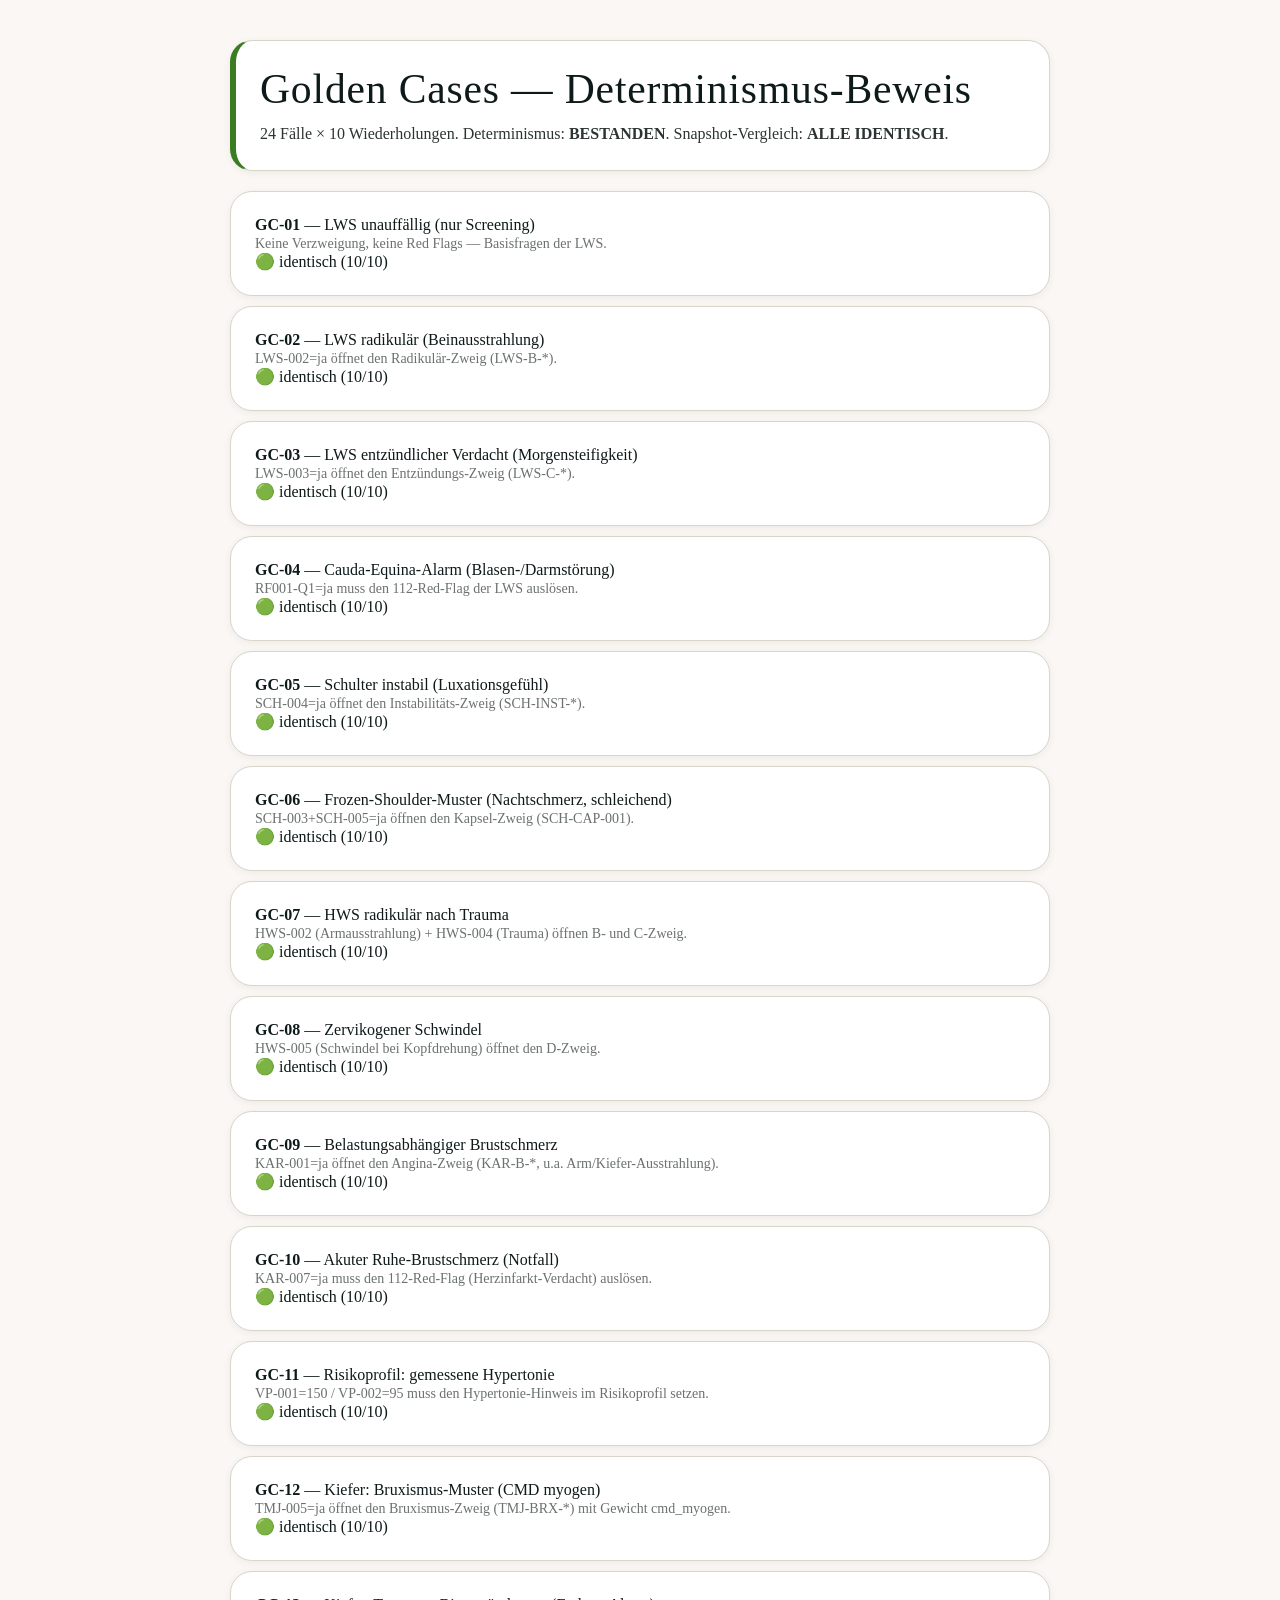
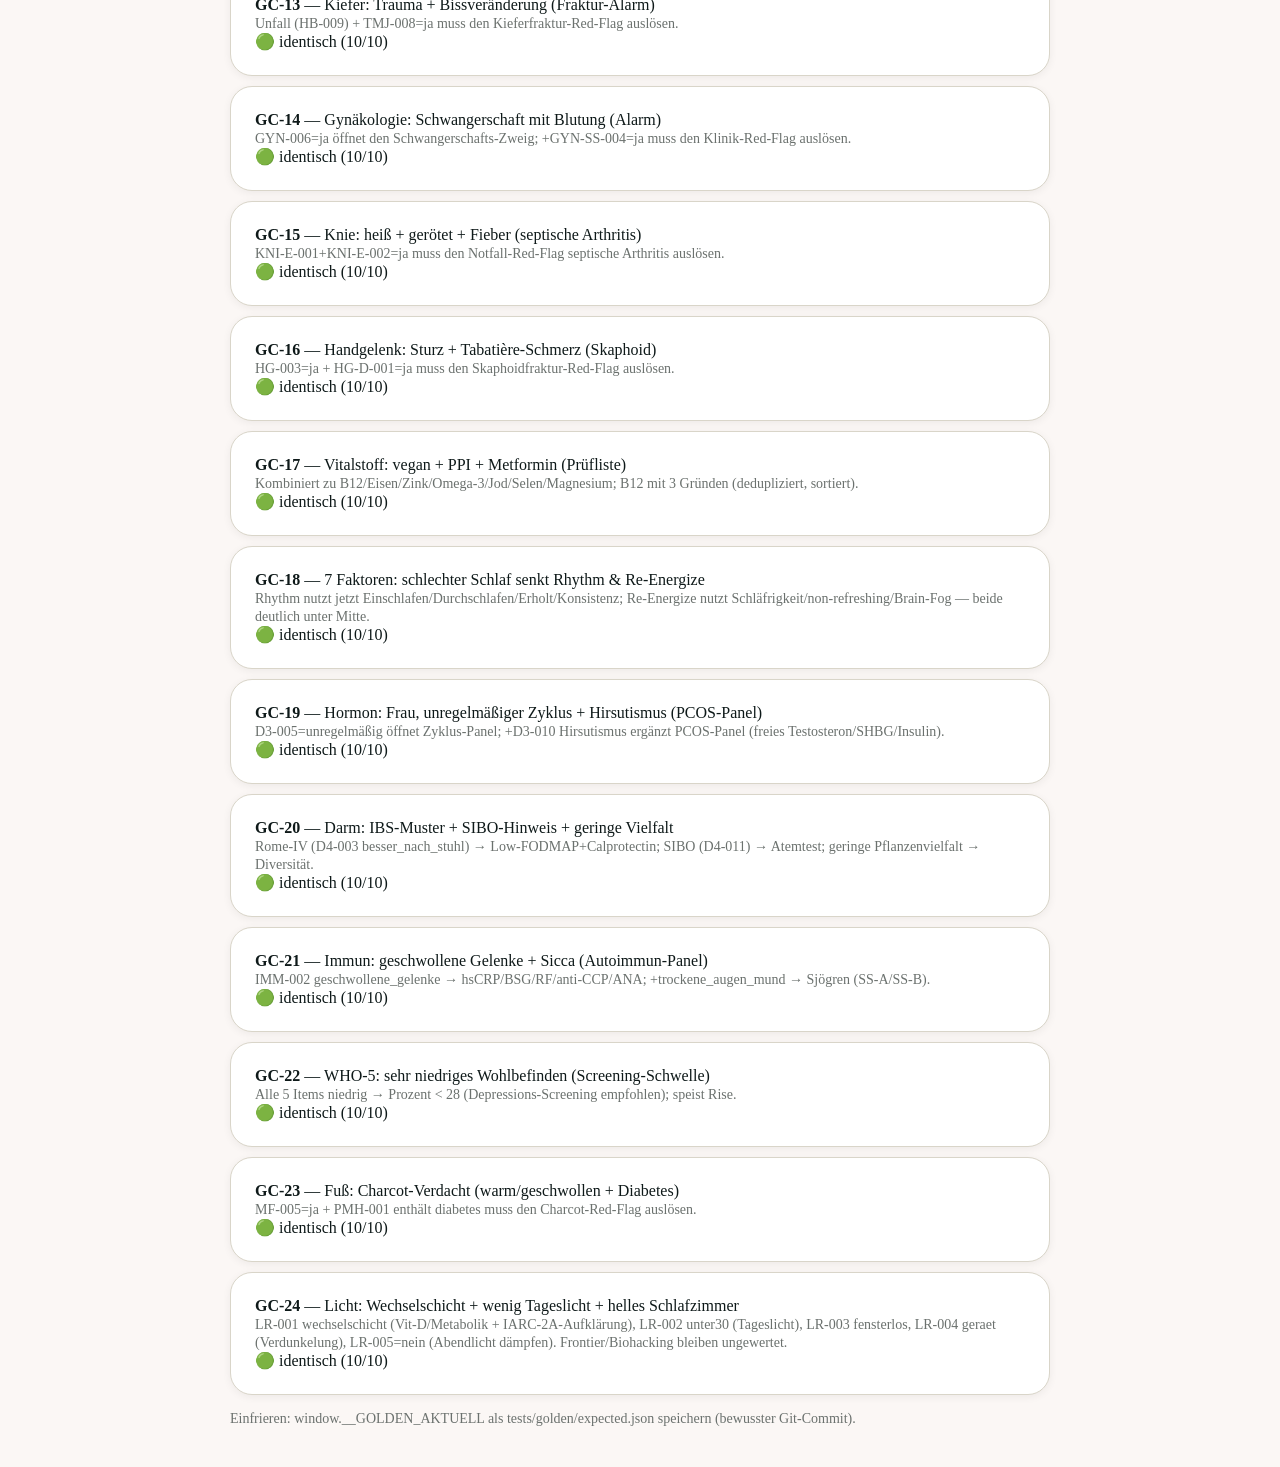
<file: tests/golden.html>
<!DOCTYPE html>
<html lang="de">
<head>
<meta charset="UTF-8">
<meta name="viewport" content="width=device-width, initial-scale=1.0">
<title>Golden Cases — Lindebergs OS</title>
<link rel="stylesheet" href="../styles/tokens.css">
<link rel="stylesheet" href="../styles/layout.css">
<link rel="stylesheet" href="../styles/components.css">
</head>
<body>
<div id="golden"></div>
<script type="module">
  import { renderGolden } from "../app/golden-runner.js";
  renderGolden(document.getElementById("golden"));
</script>
</body>
</html>
</file>
<file: styles/tokens.css>
/**
 * LINDEBERGS OS — Design Tokens
 * "Nordic Health Luxury" — portiert aus dem offiziellen Lindebergs Design
 * System (claude.ai/design „Lindebergs Design System", tokens/*, Quelle:
 * Corporate-Design-Guide Hallo.pdf).
 *
 * Offizielle Palette (verbindlich, 5 Farben):
 *   #0E1919 ink · #748B74 sage (DER Akzent) · #E7E4DA bone ·
 *   #FBF7F5 cloud · #312F2C charcoal
 * Typografie: MARCELLUS (Display/Headings, Caps, weit gesperrt) +
 * CARDO (Fließtext). Formsprache: architektonisch-ruhig, Pill-Buttons,
 * diffuse Schatten wie nordisches Licht.
 *
 * WICHTIG: Die alten Token-NAMEN bleiben erhalten (forest/camel/terracotta …),
 * damit kein Bestandscode bricht — sie sind auf die offizielle Palette
 * gemappt. Neue Arbeit nutzt direkt ink/sage/bone/cloud.
 *
 * BEWUSSTE ABWEICHUNG: Das Design System kennt keine Statusfarben (Sage ist
 * das einzige Signal). Für klinische Sicherheit (Red Flags, Notfall-Overlay,
 * Gesundheitskonto Rot→Gelb→Grün) behalten wir Rot/Gelb/Grün — Patienten-
 * sicherheit vor Markenpurismus.
 */

:root {
  /* ── Offizielle Palette (locked) ─────────────────────── */
  --color-ink: #0E1919;
  --color-sage: #748B74;
  --color-bone: #E7E4DA;
  --color-cloud: #FBF7F5;
  --color-charcoal: #312F2C;

  /* Abgeleitete Skalen (aus dem Design System) */
  --color-ink-raised: #16221E;
  --color-ink-deep: #081210;
  --color-sage-light: #98AC97;
  --color-sage-pale: #DBE2D6;
  --color-sage-deep: #50654E;
  --color-bone-deep: #D6D2C6;
  --color-sage-100: #DBE2D6; /* Alias für Chip-Hintergründe */

  /* ── Legacy-Namen → offizielle Palette (nicht neu verwenden) ── */
  --color-forest-900: var(--color-ink-deep);
  --color-forest-800: var(--color-ink);        /* Headings */
  --color-forest-700: #1A2A2A;                 /* Hover-Dunkel */
  --color-forest-600: var(--color-charcoal);
  --color-forest-500: var(--color-sage-deep);  /* Auswahl/Callouts */
  --color-forest-400: var(--color-sage);
  --color-camel: #6B716E;                      /* Labels → gedämpft */
  --color-taupe: #6B716E;
  --color-sage-tint: var(--color-sage-pale);
  --color-terracotta: var(--color-sage-deep);  /* Abschnitts-Marker */

  /* Semantische Kurzformen (von Inline-Styles genutzt) */
  --color-primary: var(--color-ink);
  --color-secondary: #6B716E;
  --accent: var(--color-sage);
  --accent-hover: #849A83;
  --accent-press: var(--color-sage-deep);
  --focus-ring: rgba(116, 139, 116, 0.45);

  /* ── Status (klinisch — bewusste Abweichung, s.o.) ───── */
  --color-status-red: #C4573F;
  --color-status-yellow: #D9A63C;
  --color-status-green: #4EA72E;

  /* ── Oberflächen (Cloud-Grund, weiße Karten, Bone-Akzente) ── */
  --color-bg: var(--color-cloud);
  --color-surface: #FFFFFF;
  --color-surface-sunken: #F0EDE4;
  --color-border: #D9D5C9;

  /* ── Text ────────────────────────────────────────────── */
  --color-text-primary: var(--color-ink);
  --color-text-secondary: #2C3433;
  --color-text-muted: #6B716E;
  --color-text-on-forest: var(--color-bone);

  /* ── Semantik / Alerts ───────────────────────────────── */
  --color-danger: #B3261E;
  --color-danger-bg: #FBECEA;
  --color-warning-bg: #FCF3E3;

  /* ── Typografie — zwei Serifen, keine Sans ───────────── */
  --font-display: "Marcellus", "Cormorant Garamond", Georgia, serif;
  --font-display-sc: "Marcellus SC", "Marcellus", Georgia, serif;
  --font-family: "Cardo", "Iowan Old Style", Georgia, "Times New Roman", serif;

  /* Beide Schriften sind Ein-Gewicht-Serifen: 400 (+ Cardo Bold 700).
     Legacy-Gewichte bleiben als Namen erhalten, zeigen aber auf 400/700. */
  --weight-hairline: 400;
  --weight-ultralight: 400;
  --weight-light: 400;
  --weight-regular: 400;
  --weight-medium: 400;
  --weight-semibold: 700;

  --tracking-label: 0.18em;   /* Eyebrows/Overlines — die Lindebergs-Sperrung */
  --tracking-wide: 0.08em;
  --tracking-widest: 0.34em;  /* Wordmark */
  --tracking-tight: -0.01em;

  --text-display: 2.6rem;
  --text-h1: 1.75rem;
  --text-h2: 1.375rem;
  --text-h3: 1.125rem;
  --text-body: 1rem;
  --text-small: 0.875rem;
  --text-label: 0.72rem;

  /* ── Radii — architektonisch, nicht bubbly ───────────── */
  --radius-sm: 8px;
  --radius-md: 14px;
  --radius-lg: 22px;
  --radius-pill: 999px;

  --space-1: 4px;
  --space-2: 8px;
  --space-3: 12px;
  --space-4: 16px;
  --space-5: 24px;
  --space-6: 32px;
  --space-7: 48px;
  --space-8: 64px;

  /* ── Schatten — diffus, warm, wie nordisches Licht ───── */
  --shadow-soft: 0 2px 8px rgba(14, 25, 25, 0.06);
  --shadow-lift: 0 10px 30px -12px rgba(14, 25, 25, 0.18);
  --shadow-sage: 0 18px 40px -16px rgba(81, 102, 79, 0.42);

  /* ── Motion — ruhig, nie bouncy ──────────────────────── */
  --ease-out: cubic-bezier(0.16, 1, 0.3, 1);
  --dur-fast: 160ms;
  --dur-base: 320ms;

  --max-width: 720px;
}

/* ── Dark Theme — die Ink-Welt des Design Systems ───────── */
@media (prefers-color-scheme: dark) {
  :root {
    --color-bg: var(--color-ink);
    --color-surface: var(--color-ink-raised);
    --color-surface-sunken: #1B2723;
    --color-border: #2A342F;
    --color-danger-bg: #35130F;
    --color-warning-bg: #33270D;
    --color-text-primary: var(--color-cloud);
    --color-text-secondary: var(--color-bone);
    --color-text-muted: #9AA39A;
    --color-primary: var(--color-cloud);
    --color-secondary: #9AA39A;
    --color-camel: #9AA39A;
    --color-taupe: #9AA39A;
    --color-sage-tint: #1F2A22;
    --color-sage-100: #1F2A22;
    /* Legacy-Heading-/Auswahl-Aliase in der Ink-Welt hell schalten */
    --color-forest-800: var(--color-cloud);
    --color-forest-700: var(--color-sage-light);
    --color-forest-500: var(--color-sage);
  }
}

:root[data-theme="dark"] {
  --color-bg: var(--color-ink);
  --color-surface: var(--color-ink-raised);
  --color-surface-sunken: #1B2723;
  --color-border: #2A342F;
  --color-danger-bg: #35130F;
  --color-warning-bg: #33270D;
  --color-text-primary: var(--color-cloud);
  --color-text-secondary: var(--color-bone);
  --color-text-muted: #9AA39A;
  --color-primary: var(--color-cloud);
  --color-secondary: #9AA39A;
  --color-camel: #9AA39A;
  --color-taupe: #9AA39A;
  --color-sage-tint: #1F2A22;
  --color-sage-100: #1F2A22;
  /* Legacy-Heading-/Auswahl-Aliase in der Ink-Welt hell schalten */
  --color-forest-800: var(--color-cloud);
  --color-forest-700: var(--color-sage-light);
  --color-forest-500: var(--color-sage);
}

:root[data-theme="light"] {
  --color-bg: var(--color-cloud);
  --color-surface: #FFFFFF;
  --color-surface-sunken: #F0EDE4;
  --color-border: #D9D5C9;
  --color-danger-bg: #FBECEA;
  --color-warning-bg: #FCF3E3;
  --color-text-primary: var(--color-ink);
  --color-text-secondary: #2C3433;
  --color-text-muted: #6B716E;
  --color-primary: var(--color-ink);
  --color-secondary: #6B716E;
  --color-camel: #6B716E;
  --color-taupe: #6B716E;
  --color-sage-tint: var(--color-sage-pale);
  --color-sage-100: var(--color-sage-pale);
  --color-forest-800: var(--color-ink);
  --color-forest-700: #1A2A2A;
  --color-forest-500: var(--color-sage-deep);
}
</file>
<file: styles/layout.css>
/**
 * LINDEBERGS OS — Layout
 * Mobile-first, ruhiges Grid, viel Weißraum.
 */

* { box-sizing: border-box; }

html, body {
  margin: 0;
  padding: 0;
  background: var(--color-bg);
  color: var(--color-text-primary);
  font-family: var(--font-family);
  font-weight: var(--weight-light);
  -webkit-font-smoothing: antialiased;
}

#app {
  min-height: 100vh;
  display: flex;
  flex-direction: column;
}

.app-shell {
  display: flex;
  flex: 1;
  min-height: 100vh;
}

/* ── Sidebar (Desktop) — die Ink-Welt des Design Systems ─────
   Das tiefe Dunkelgrün als ständige Markenfläche; der Inhaltsbereich
   bleibt hell und übersichtlich. Kind-Elemente erben die Dark-Semantik
   über scoped Tokens (Nav, Fortschritt, Footer passen sich automatisch an). */
.app-sidebar {
  display: none;
  flex-direction: column;
  width: 280px;
  flex-shrink: 0;
  padding: var(--space-6) var(--space-5);
  background: var(--color-ink);
  border-right: 1px solid var(--color-border);
  position: sticky;
  top: 0;
  height: 100vh;
  overflow-y: auto;
  --color-text-primary: var(--color-cloud);
  --color-text-secondary: var(--color-bone);
  --color-text-muted: #9AA39A;
  --color-border: rgba(231, 228, 218, 0.16);
  --color-surface-sunken: rgba(231, 228, 218, 0.10);
  --color-sage-tint: rgba(116, 139, 116, 0.24);
  --color-forest-800: var(--color-cloud);
  --color-forest-500: var(--color-sage);
  --color-camel: #9AA39A;
}

/* Wordmark — exakt nach Design-System-Komponente (components/brand/Wordmark):
   bei kleinen Größen 0.30em Sperrung (nicht 0.34em) und 0.16em optischer
   Ausgleich für den nachlaufenden Buchstabenabstand. */
.app-logo {
  font-family: var(--font-display);
  font-weight: var(--weight-regular);
  font-size: var(--text-body);
  text-transform: uppercase;
  color: var(--color-text-primary);
  letter-spacing: 0.30em;
  text-indent: 0.16em;
  line-height: 1;
  white-space: nowrap;
  margin-bottom: var(--space-6);
}

.sidebar-nav {
  display: flex;
  flex-direction: column;
  gap: var(--space-1);
  flex: 1;
}

.sidebar-nav__item {
  display: flex;
  align-items: center;
  gap: var(--space-3);
  padding: var(--space-2) var(--space-2);
  border-radius: var(--radius-sm);
  font-size: var(--text-small);
  color: var(--color-text-muted);
}
.sidebar-nav__item--current {
  color: var(--color-forest-800);
  font-weight: var(--weight-semibold);
  background: var(--color-sage-tint);
}
.sidebar-nav__item--done {
  color: var(--color-text-secondary);
}
.sidebar-nav__marker {
  width: 18px;
  height: 18px;
  border-radius: 50%;
  border: 1.5px solid var(--color-border);
  flex-shrink: 0;
  display: flex;
  align-items: center;
  justify-content: center;
  font-size: 11px;
}
.sidebar-nav__item--current .sidebar-nav__marker {
  border-color: var(--color-forest-500);
  background: var(--color-forest-500);
  color: white;
}
.sidebar-nav__item--done .sidebar-nav__marker {
  border-color: var(--color-sage);
  background: var(--color-sage);
  color: white;
}

.sidebar-footer {
  margin-top: var(--space-6);
  padding-top: var(--space-5);
  border-top: 1px solid var(--color-border);
}

/* ── Mobile top bar — ebenfalls Ink-Welt (wie die Sidebar) ── */
.app-header {
  position: sticky;
  top: 0;
  z-index: 20;
  background: var(--color-ink);
  border-bottom: 1px solid var(--color-border);
  padding: var(--space-4) var(--space-5);
  --color-text-primary: var(--color-cloud);
  --color-text-secondary: var(--color-bone);
  --color-text-muted: #9AA39A;
  --color-border: rgba(231, 228, 218, 0.16);
  --color-surface-sunken: rgba(231, 228, 218, 0.10);
  --color-forest-800: var(--color-cloud);
  --color-camel: #9AA39A;
}

.app-header__row {
  display: flex;
  align-items: center;
  justify-content: space-between;
  gap: var(--space-4);
}

.app-content-col {
  flex: 1;
  display: flex;
  flex-direction: column;
  min-width: 0;
}

.app-main {
  flex: 1;
  width: 100%;
  max-width: var(--max-width);
  margin: 0 auto;
  padding: var(--space-6) var(--space-5) var(--space-8);
}

.app-footer-nav {
  position: sticky;
  bottom: 0;
  background: var(--color-bg);
  border-top: 1px solid var(--color-border);
  padding: var(--space-4) var(--space-5);
}

.app-footer-nav__row {
  max-width: var(--max-width);
  margin: 0 auto;
  display: flex;
  align-items: center;
  justify-content: space-between;
  gap: var(--space-3);
}

@media (min-width: 900px) {
  .app-sidebar { display: flex; }
  .app-header { display: none; }
}

.step-header {
  margin-bottom: var(--space-6);
}

.step-eyebrow {
  font-size: var(--text-label);
  font-weight: var(--weight-semibold);
  letter-spacing: var(--tracking-label);
  text-transform: uppercase;
  color: var(--color-camel);
  margin-bottom: var(--space-2);
}

.step-title {
  font-size: var(--text-h1);
  font-weight: var(--weight-ultralight);
  color: var(--color-forest-800);
  margin: 0 0 var(--space-2);
  line-height: 1.25;
}

.step-subtitle {
  font-size: var(--text-body);
  font-weight: var(--weight-light);
  color: var(--color-text-secondary);
  margin: 0;
  line-height: 1.5;
}

.section-stack {
  display: flex;
  flex-direction: column;
  gap: var(--space-6);
}

.field-stack {
  display: flex;
  flex-direction: column;
  gap: var(--space-5);
}

@media (min-width: 640px) {
  .app-main { padding-top: var(--space-7); }
  .step-title { font-size: var(--text-display); }
}
</file>
<file: styles/components.css>
/**
 * LINDEBERGS OS — Components
 * Formsprache aus dem offiziellen Design System: architektonisch-ruhig,
 * Marcellus-Caps für Headings/Labels/Buttons, Cardo für Text, Pill-Buttons
 * mit Sage-Glow, Hairline-Felder, diffuse Schatten.
 */

/* ── Typografie-Rollen (Marcellus für alle Überschriften) ── */
h1, h2, h3, .step-title {
  font-family: var(--font-display);
  font-weight: var(--weight-regular);
  letter-spacing: 0.02em;
  line-height: 1.18;
}
.step-eyebrow, .eyebrow {
  font-family: var(--font-display);
  text-transform: uppercase;
  letter-spacing: var(--tracking-label);
}

/* ── Gesundheitskonto-Fortschrittsbalken (Rot→Gelb→Grün) ── */
.progress-track {
  height: 6px;
  border-radius: var(--radius-pill);
  background: var(--color-surface-sunken);
  overflow: hidden;
}
.progress-fill {
  height: 100%;
  border-radius: var(--radius-pill);
  background: linear-gradient(90deg, var(--color-status-red), var(--color-status-yellow) 55%, var(--color-status-green));
  transition: width 0.4s ease;
}
.progress-label {
  font-size: var(--text-label);
  color: var(--color-text-muted);
  letter-spacing: var(--tracking-label);
  text-transform: uppercase;
  margin-top: var(--space-2);
  display: flex;
  justify-content: space-between;
}

/* ── Karten ──────────────────────────────────────────────── */
.card {
  background: var(--color-surface);
  border: 1px solid var(--color-border);
  border-radius: var(--radius-lg);
  padding: var(--space-5);
  box-shadow: var(--shadow-soft);
}
.card--sunken {
  background: var(--color-surface-sunken);
  border: none;
}
/* Ink-Karte — die „dunkle Welt" als Akzentfläche (z.B. Patienten-Cover).
   Scoped Tokens: alles darin (Hints, Trennlinien, Q→A-Zeilen) bleibt lesbar. */
.card--ink {
  background: var(--color-ink);
  border-color: transparent;
  color: var(--color-bone);
  box-shadow: var(--shadow-lift);
  --color-text-primary: var(--color-cloud);
  --color-text-secondary: var(--color-bone);
  --color-text-muted: #9AA39A;
  --color-border: rgba(231, 228, 218, 0.16);
  --color-primary: var(--color-cloud);
  --color-secondary: #9AA39A;
}

/* ── Buttons — die Lindebergs-Signatur-Pill (Marcellus-Caps) ── */
.btn {
  font-family: var(--font-display);
  font-weight: var(--weight-regular);
  font-size: 0.8rem;
  text-transform: uppercase;
  letter-spacing: 0.18em;
  text-indent: 0.18em;
  border-radius: var(--radius-pill);
  padding: 0.85rem 1.9rem;
  border: 1px solid transparent;
  cursor: pointer;
  transition: transform var(--dur-fast) var(--ease-out), background var(--dur-fast) var(--ease-out), box-shadow var(--dur-base) var(--ease-out), opacity 0.15s ease;
  display: inline-flex;
  align-items: center;
  justify-content: center;
  gap: var(--space-2);
}
.btn:active { transform: scale(0.99); box-shadow: none; }
.btn:disabled { opacity: 0.45; cursor: not-allowed; }

.btn--primary {
  background: var(--accent);
  color: var(--color-ink);
  box-shadow: var(--shadow-sage);
}
.btn--primary:hover:not(:disabled) { background: var(--accent-hover); }
.btn--primary:active:not(:disabled) { background: var(--accent-press); color: var(--color-cloud); }

.btn--ghost {
  background: transparent;
  color: var(--color-text-secondary);
  padding: 0.85rem var(--space-4);
}
.btn--ghost:hover { color: var(--color-text-primary); background: rgba(14, 25, 25, 0.05); }

.btn--danger {
  background: var(--color-danger);
  color: white;
}

.btn--block { width: 100%; }

/* ── Formfelder ──────────────────────────────────────────── */
label.field-label {
  display: block;
  font-size: var(--text-small);
  font-weight: var(--weight-semibold);
  color: var(--color-text-primary);
  margin-bottom: var(--space-2);
  line-height: 1.4;
}
.field-hint {
  font-size: var(--text-small);
  color: var(--color-text-muted);
  margin-top: var(--space-2);
}
.field-required::after {
  content: " *";
  color: var(--color-camel);
}

input[type="text"], input[type="email"], input[type="tel"], input[type="number"],
input[type="date"], input[type="password"], textarea, select {
  width: 100%;
  font-family: var(--font-family);
  font-weight: var(--weight-regular);
  font-size: var(--text-body);
  color: var(--color-text-primary);
  background: var(--color-surface);
  border: 1px solid var(--color-border);
  border-radius: var(--radius-sm);
  padding: var(--space-3) var(--space-4);
  transition: border-color 0.15s ease, box-shadow 0.15s ease;
}
input:focus, textarea:focus, select:focus {
  outline: none;
  border-color: var(--accent);
  box-shadow: 0 0 0 3px var(--focus-ring);
}
textarea { resize: vertical; min-height: 90px; }

/* ── Auswahl-Kacheln (single/multi choice) ──────────────── */
.choice-grid {
  display: flex;
  flex-direction: column;
  gap: var(--space-2);
}
.choice-tile {
  display: flex;
  align-items: center;
  width: 100%;
  gap: var(--space-3);
  padding: var(--space-3) var(--space-4);
  border: 1px solid var(--color-border);
  border-radius: var(--radius-sm);
  background: var(--color-surface);
  cursor: pointer;
  font-family: var(--font-family);
  font-weight: var(--weight-regular);
  font-size: var(--text-body);
  color: var(--color-text-primary);
  text-align: left;
  transition: border-color 0.15s ease, background 0.15s ease;
}
.choice-tile:focus-visible {
  outline: 2px solid var(--color-sage);
  outline-offset: 2px;
}
.choice-tile:hover { border-color: var(--color-sage); }
.choice-tile--selected {
  border-color: var(--color-forest-500);
  background: var(--color-sage-tint);
}
.choice-tile__mark {
  width: 20px; height: 20px;
  border-radius: var(--radius-pill);
  border: 1.5px solid var(--color-border);
  flex-shrink: 0;
  display: flex; align-items: center; justify-content: center;
}
.choice-tile--selected .choice-tile__mark {
  border-color: var(--color-forest-500);
  background: var(--color-forest-500);
}
.choice-tile--selected .choice-tile__mark::after {
  content: "";
  width: 8px; height: 8px;
  border-radius: 50%;
  background: white;
}
.choice-tile--checkbox .choice-tile__mark { border-radius: 6px; }
.choice-tile--redflag { border-color: var(--color-danger); }

/* ── VAS-Slider ──────────────────────────────────────────── */
.vas-wrap { padding: var(--space-2) 0; }
input[type="range"].vas-slider {
  width: 100%;
  accent-color: var(--color-forest-500);
  height: 6px;
}
.vas-labels {
  display: flex;
  justify-content: space-between;
  font-size: var(--text-small);
  color: var(--color-text-muted);
  margin-top: var(--space-2);
}
.vas-value {
  text-align: center;
  font-family: var(--font-display);
  font-size: var(--text-h2);
  font-weight: var(--weight-regular);
  color: var(--color-text-primary);
  margin-bottom: var(--space-2);
}

/* ── Alerts / Red Flags ─────────────────────────────────── */
.alert-banner {
  border-radius: var(--radius-md);
  padding: var(--space-4);
  display: flex;
  gap: var(--space-3);
  align-items: flex-start;
}
.alert-banner--danger {
  background: var(--color-danger-bg);
  border: 1.5px solid var(--color-danger);
  color: var(--color-danger);
}
.alert-banner--warning {
  background: var(--color-warning-bg);
  border: 1.5px solid var(--color-status-yellow);
  color: #6b5115;
}
.alert-banner p { margin: 0; font-size: var(--text-small); line-height: 1.5; }

.emergency-overlay {
  position: fixed;
  inset: 0;
  background: rgba(20, 8, 6, 0.72);
  display: flex;
  align-items: center;
  justify-content: center;
  padding: var(--space-5);
  z-index: 100;
}
.emergency-card {
  background: var(--color-surface);
  border-radius: var(--radius-lg);
  padding: var(--space-6);
  max-width: 480px;
  text-align: center;
  box-shadow: var(--shadow-lift);
}
.emergency-card h2 { color: var(--color-danger); font-weight: var(--weight-semibold); }

/* ── Section-Label — Marcellus-Eyebrow (Lindebergs-Sperrung) ── */
.section-label {
  font-family: var(--font-display);
  font-size: var(--text-label);
  font-weight: var(--weight-regular);
  letter-spacing: var(--tracking-label);
  text-transform: uppercase;
  color: var(--color-text-muted);
}

.badge {
  display: inline-flex;
  align-items: center;
  gap: var(--space-1);
  font-family: var(--font-display);
  font-size: var(--text-label);
  font-weight: var(--weight-regular);
  letter-spacing: 0.1em;
  text-transform: uppercase;
  padding: var(--space-1) var(--space-3);
  border-radius: var(--radius-pill);
  background: var(--color-sage-tint);
  color: var(--color-sage-deep);
}
.badge--provisional {
  background: var(--color-warning-bg);
  color: #8a6a1f;
}

.tagline {
  font-family: var(--font-family);
  font-style: italic;
  font-weight: var(--weight-regular);
  font-size: var(--text-h2);
  color: var(--color-sage-deep);
  line-height: 1.4;
}

/* ── Theme-Umschalter (Hell ↔ Dunkel) — immer oben rechts ── */
.theme-toggle {
  position: fixed;
  top: 14px;
  right: 14px;
  z-index: 1200;
  width: 44px;
  height: 44px;
  border-radius: var(--radius-pill);
  border: 1px solid var(--color-border);
  background: var(--color-surface);
  color: var(--color-text-primary);
  font-size: 1.15rem;
  line-height: 1;
  cursor: pointer;
  display: flex;
  align-items: center;
  justify-content: center;
  box-shadow: var(--shadow-lift, 0 6px 18px rgba(14, 25, 25, 0.18));
  transition: background var(--dur-fast) var(--ease-out), transform var(--dur-fast) var(--ease-out);
}
.theme-toggle:hover { transform: scale(1.06); }
.theme-toggle:focus-visible { outline: 2px solid var(--accent); outline-offset: 2px; }

/* Eingebauter Umschalter in Sidebar (Pill mit Text) & mobilem Header (kompakt) */
.theme-schalter {
  margin-top: 10px;
  padding: 8px 14px;
  width: 100%;
  border-radius: var(--radius-pill);
  border: 1px solid var(--color-border);
  background: var(--color-surface);
  color: var(--color-text-primary);
  font-family: inherit;
  font-size: var(--text-small);
  text-align: left;
  cursor: pointer;
  transition: background var(--dur-fast) var(--ease-out);
}
.theme-schalter:hover { background: var(--color-surface-sunken); }
.theme-schalter--kompakt {
  width: 36px;
  height: 36px;
  padding: 0;
  margin: 0 0 0 10px;
  flex-shrink: 0;
  display: flex;
  align-items: center;
  justify-content: center;
  font-size: 1rem;
  text-align: center;
}

/* In der App auf schmalen Screens übernimmt der Header-Schalter — der
   Ecken-Knopf würde direkt daneben doppelt wirken. (Login hat keinen
   Header, dort bleibt der Ecken-Knopf.) */
@media (max-width: 899px) {
  body:has(.app-shell) .theme-toggle { display: none; }
}

/* ── Auth-Gate (Anmelden / Registrieren) ─────────────────── */
.auth-seite {
  min-height: 100vh;
  display: flex;
  align-items: center;
  justify-content: center;
  padding: var(--space-6);
  background: var(--color-bg);
}
.auth-card {
  width: 100%;
  max-width: 420px;
  display: flex;
  flex-direction: column;
  gap: var(--space-4);
  text-align: center;
}
.auth-card .app-logo { margin: 0 auto; }
.auth-form {
  display: flex;
  flex-direction: column;
  gap: var(--space-4);
  text-align: left;
  margin-top: var(--space-2);
}
.auth-feld input { margin-top: var(--space-2); }
.auth-linkreihe {
  display: flex;
  justify-content: center;
  gap: var(--space-5);
  flex-wrap: wrap;
}
.auth-link {
  background: none;
  border: none;
  cursor: pointer;
  font-family: var(--font-family);
  font-size: var(--text-small);
  color: var(--color-sage);
  text-decoration: underline;
  padding: 0;
}
.auth-link:hover { color: var(--color-forest-800); }
.auth-meldung {
  color: #B4432F;
  font-size: var(--text-small);
  margin: 0;
}
.auth-fuss {
  font-size: var(--text-small);
  color: var(--color-camel);
  font-weight: var(--weight-light);
  margin-top: var(--space-2);
}
</file>
